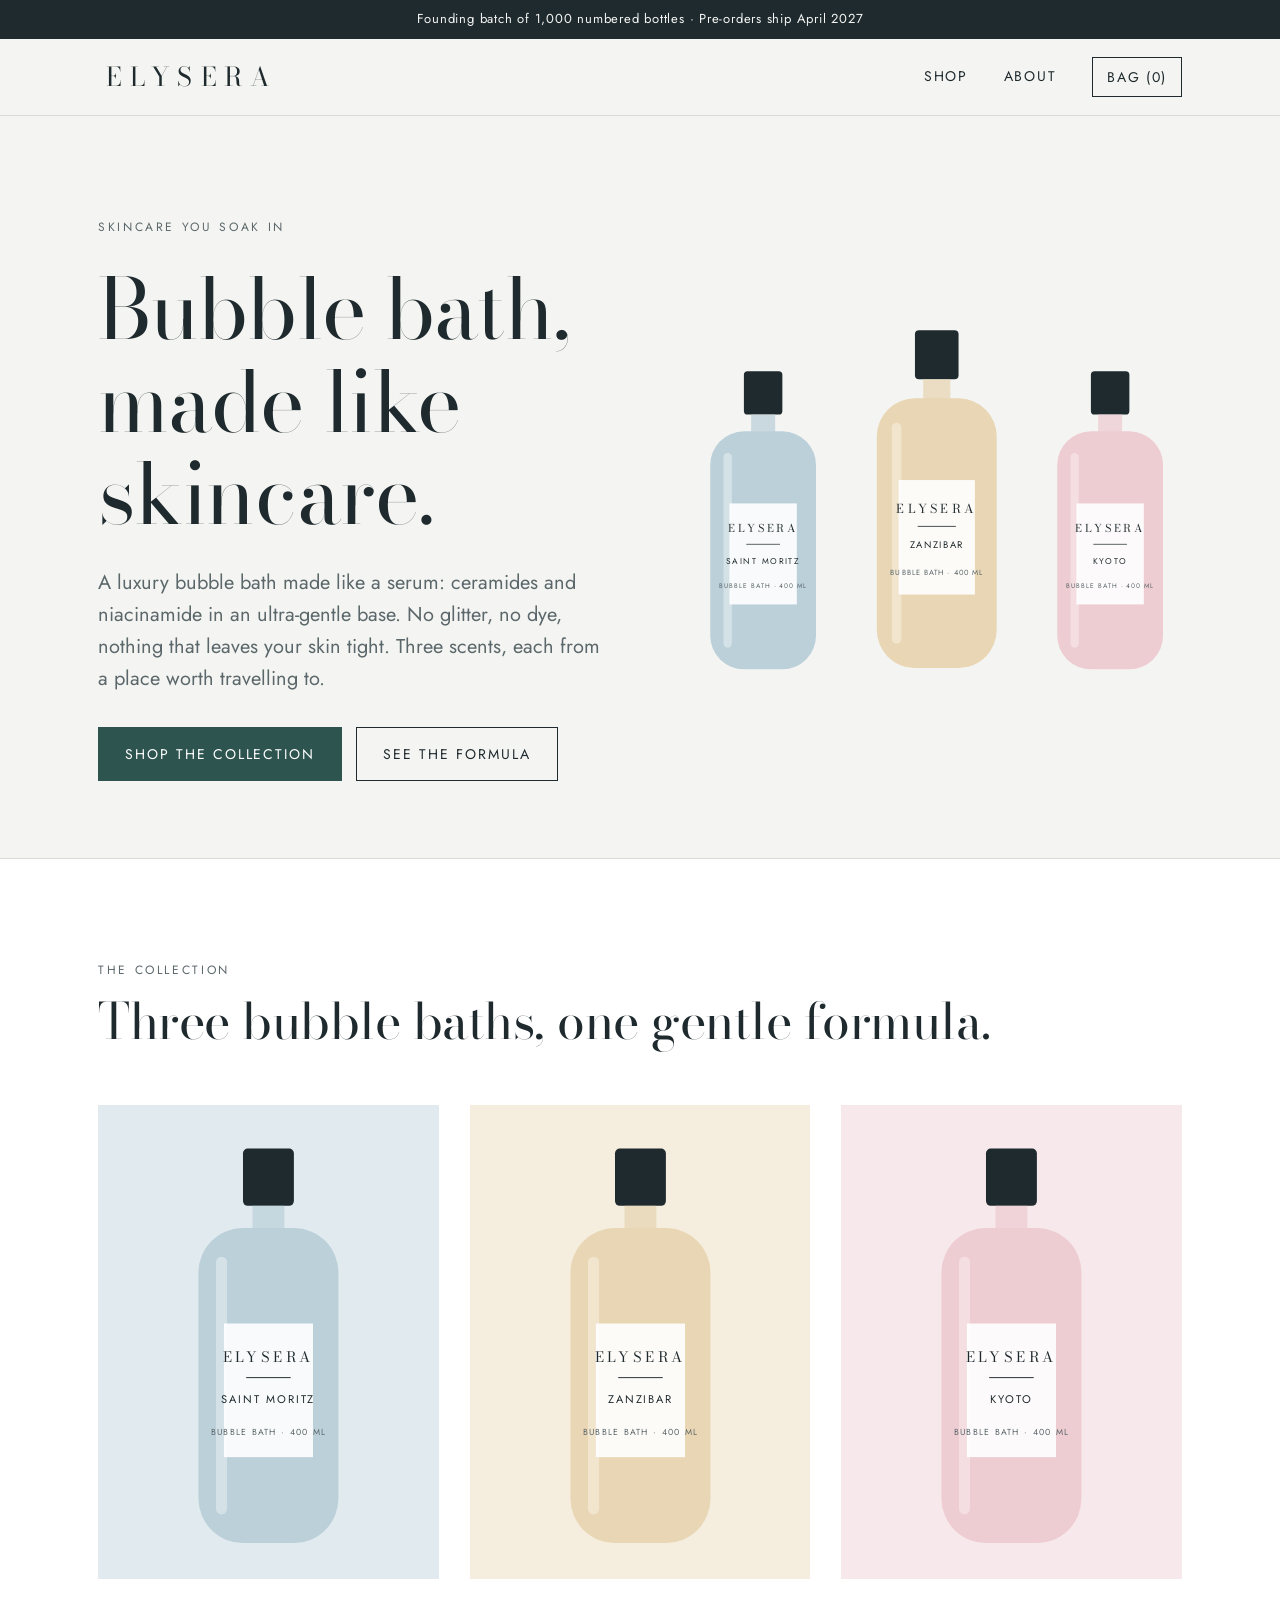
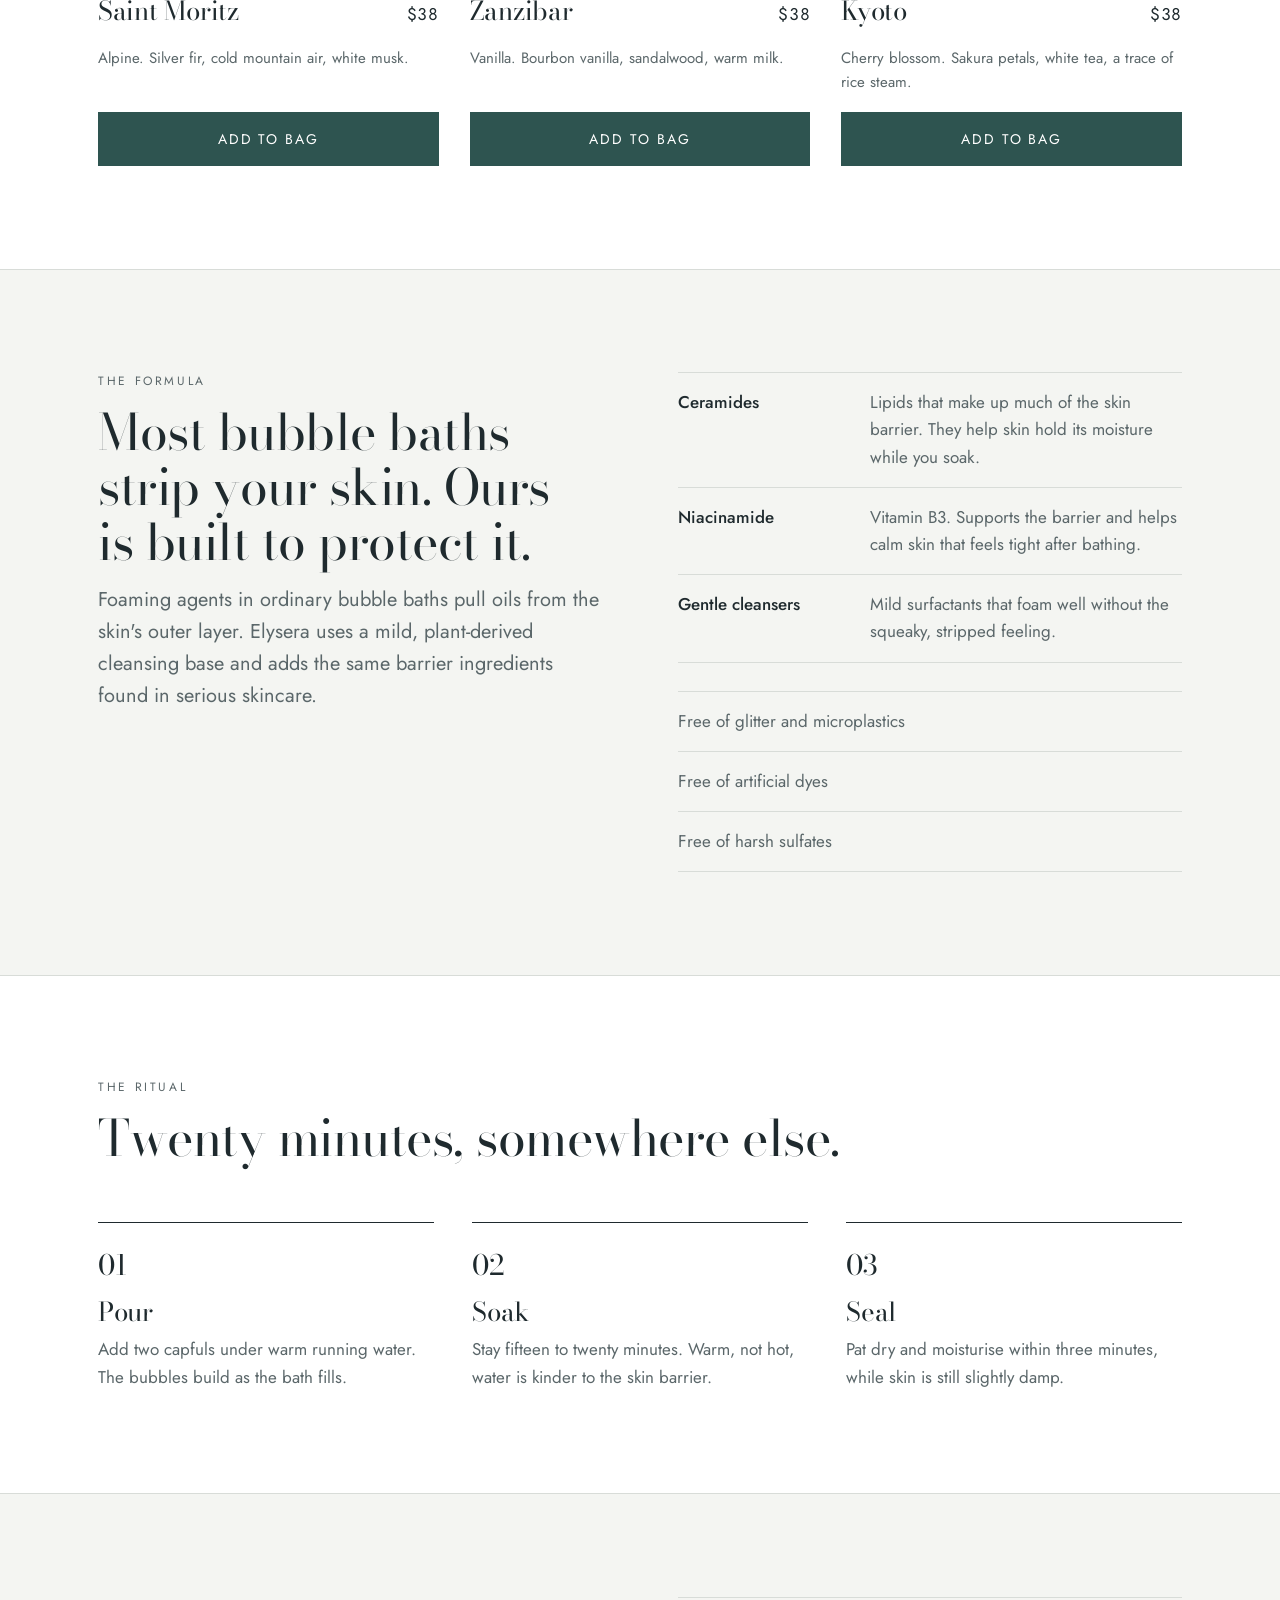
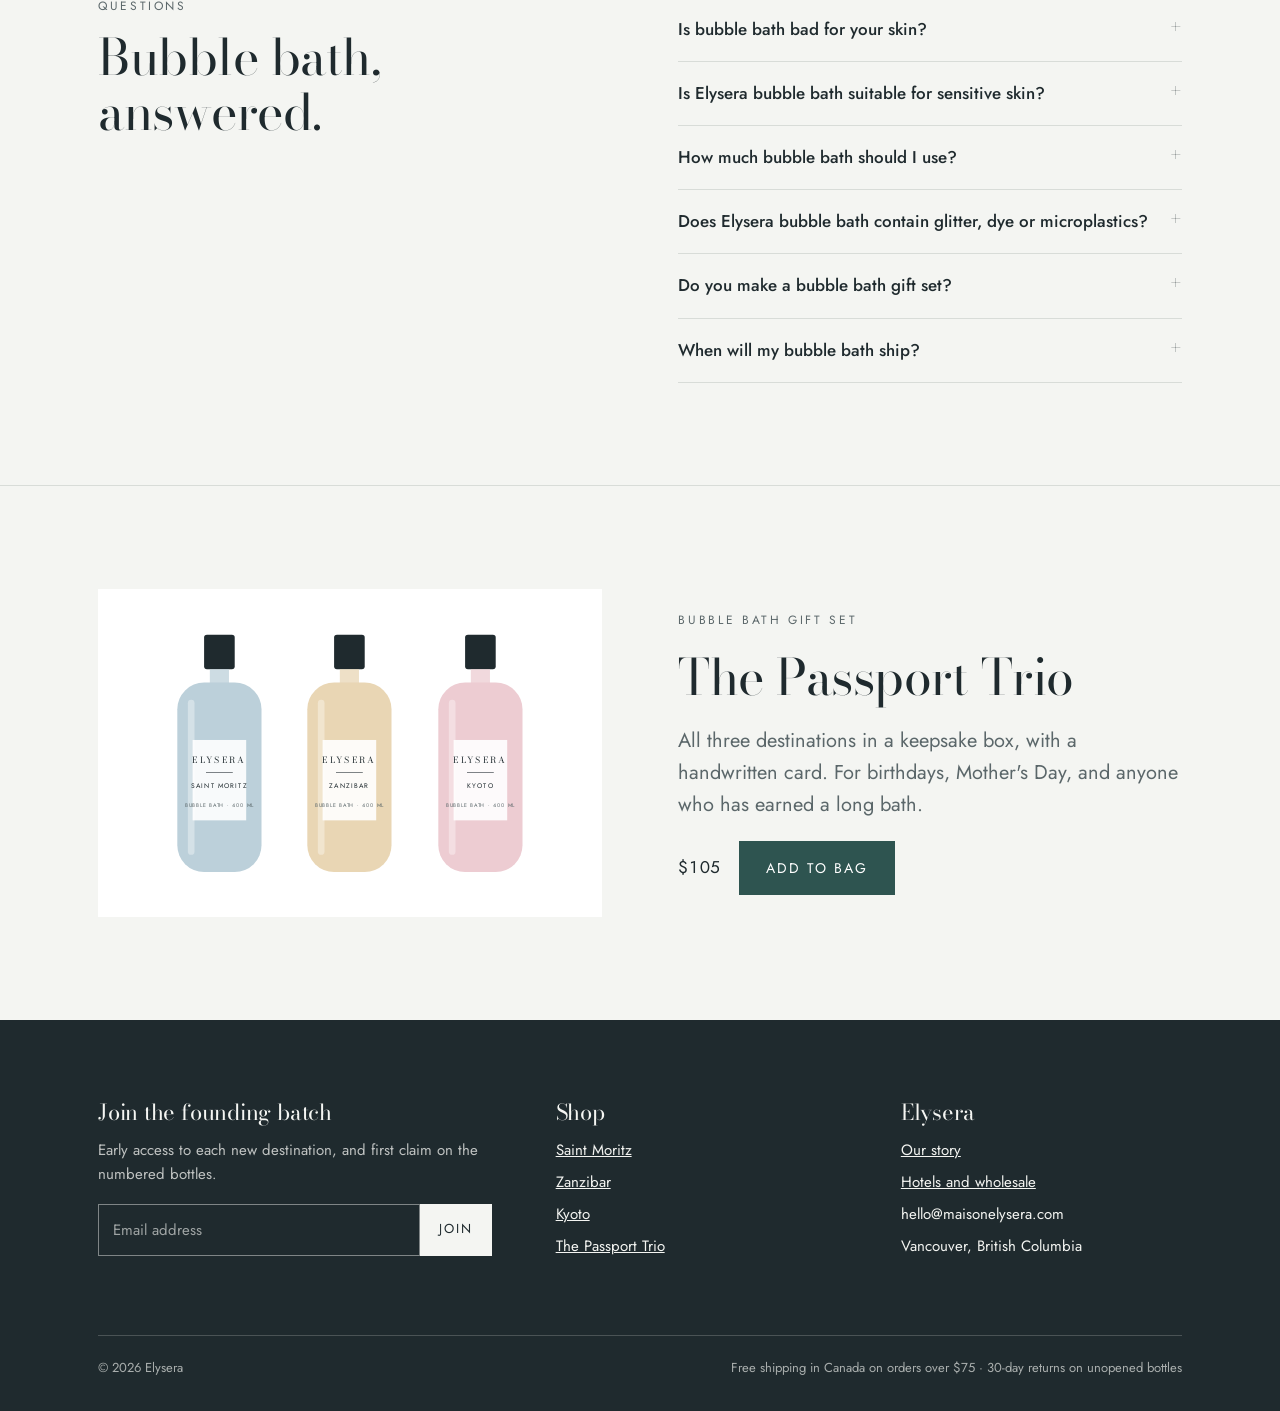
<file: index.html>
<!DOCTYPE html>
<html lang="en-CA">
<head>
<meta charset="utf-8">
<meta name="viewport" content="width=device-width, initial-scale=1">
<title>Luxury Bubble Bath with Ceramides, No Glitter | Elysera</title>
<meta name="description" content="Elysera is a luxury bubble bath made like skincare: ceramides and niacinamide in a gentle formula with no glitter and no dye. Three scents, made in Canada.">
<link rel="canonical" href="https://maisonelysera.com/">
<meta name="robots" content="index, follow">
<meta name="theme-color" content="#F4F5F2">
<link rel="icon" href="/assets/favicon.svg" type="image/svg+xml">
<meta property="og:type" content="website">
<meta property="og:site_name" content="Elysera">
<meta property="og:locale" content="en_CA">
<meta property="og:title" content="Luxury Bubble Bath with Ceramides, No Glitter | Elysera">
<meta property="og:description" content="Elysera is a luxury bubble bath made like skincare: ceramides and niacinamide in a gentle formula with no glitter and no dye. Three scents, made in Canada.">
<meta property="og:url" content="https://maisonelysera.com/">
<meta property="og:image" content="https://maisonelysera.com/assets/og-image.jpg">
<meta property="og:image:width" content="1200">
<meta property="og:image:height" content="630">
<meta property="og:image:alt" content="Elysera bubble bath bottles in Saint Moritz, Zanzibar and Kyoto scents">
<meta name="twitter:card" content="summary_large_image">
<meta name="twitter:title" content="Luxury Bubble Bath with Ceramides, No Glitter | Elysera">
<meta name="twitter:description" content="Elysera is a luxury bubble bath made like skincare: ceramides and niacinamide in a gentle formula with no glitter and no dye. Three scents, made in Canada.">
<meta name="twitter:image" content="https://maisonelysera.com/assets/og-image.jpg">
<link rel="preconnect" href="https://fonts.googleapis.com">
<link rel="preconnect" href="https://fonts.gstatic.com" crossorigin>
<link rel="stylesheet" href="https://fonts.googleapis.com/css2?family=Bodoni+Moda:opsz,wght@6..96,400;6..96,500&amp;family=Jost:wght@400;500&amp;display=swap">
<link rel="stylesheet" href="/assets/site.css">
<script type="application/ld+json">{"@context": "https://schema.org", "@type": "Organization", "name": "Elysera", "url": "https://maisonelysera.com/", "logo": "https://maisonelysera.com/assets/favicon.svg", "email": "hello@maisonelysera.com", "address": {"@type": "PostalAddress", "addressLocality": "Vancouver", "addressRegion": "BC", "addressCountry": "CA"}}</script>
<script type="application/ld+json">{"@context": "https://schema.org", "@type": "WebSite", "name": "Elysera", "url": "https://maisonelysera.com/"}</script>
<script type="application/ld+json">{"@context": "https://schema.org", "@type": "FAQPage", "mainEntity": [{"@type": "Question", "name": "Is bubble bath bad for your skin?", "acceptedAnswer": {"@type": "Answer", "text": "Many bubble baths use strong foaming agents, glitter and dyes that can leave skin feeling dry or tight after a soak. Elysera bubble bath uses mild cleansers and adds ceramides and niacinamide to help skin hold its moisture while you bathe."}}, {"@type": "Question", "name": "Is Elysera bubble bath suitable for sensitive skin?", "acceptedAnswer": {"@type": "Answer", "text": "Elysera is made without glitter, dyes or harsh sulfates, for skin that often feels dry or tight after bathing. If your skin reacts easily, check the full ingredient list and patch-test before your first bath."}}, {"@type": "Question", "name": "How much bubble bath should I use?", "acceptedAnswer": {"@type": "Answer", "text": "Pour two capfuls, about 30 ml, under warm running water. The bubbles build as the bath fills. A 400 ml bottle makes about twelve baths."}}, {"@type": "Question", "name": "Does Elysera bubble bath contain glitter, dye or microplastics?", "acceptedAnswer": {"@type": "Answer", "text": "No. Elysera bubble bath contains no glitter, no microplastics and no artificial dyes. The colour of each bath comes from the bubbles, not from additives."}}, {"@type": "Question", "name": "Do you make a bubble bath gift set?", "acceptedAnswer": {"@type": "Answer", "text": "Yes. The Passport Trio holds all three bubble baths, Saint Moritz, Zanzibar and Kyoto, in a keepsake box with a handwritten card, for $105 CAD."}}, {"@type": "Question", "name": "When will my bubble bath ship?", "acceptedAnswer": {"@type": "Answer", "text": "The founding batch of 1,000 numbered bottles ships from Vancouver, British Columbia, in April 2027."}}]}</script>
</head>
<body>

<div class="notice">Founding batch of 1,000 numbered bottles · Pre-orders ship April 2027</div>

<header class="site-header">
  <div class="wrap">
    <a class="wordmark" href="/">ELYSERA</a>
    <nav class="nav" aria-label="Main">
      <a href="/shop">Shop</a>
      <a href="/about">About</a>
      <button type="button" class="bag snipcart-checkout">Bag (<span class="snipcart-items-count">0</span>)</button>
    </nav>
  </div>
</header>

<main>
  <section class="hero">
    <div class="wrap">
      <div class="hero-copy">
        <p class="eyebrow">Skincare you soak in</p>
        <h1>Bubble bath, made like skincare.</h1>
        <p class="lede">A luxury bubble bath made like a serum: ceramides and niacinamide in an ultra-gentle base. No glitter, no dye, nothing that leaves your skin tight. Three scents, each from a place worth travelling to.</p>
        <div class="actions">
          <a class="btn" href="/shop">Shop the collection</a>
          <a class="btn ghost" href="#formula">See the formula</a>
        </div>
      </div>
      <div class="hero-art" aria-hidden="true">
        <div class="bottle" data-bottle="alpine" data-name="Saint Moritz"></div>
        <div class="bottle" data-bottle="vanilla" data-name="Zanzibar"></div>
        <div class="bottle" data-bottle="blossom" data-name="Kyoto"></div>
      </div>
    </div>
  </section>

  <section class="section paper" id="collection">
    <div class="wrap">
      <div class="section-head">
        <p class="eyebrow">The collection</p>
        <h2>Three bubble baths, one gentle formula.</h2>
      </div>
      <div class="grid-3">
        <article class="card">
          <a class="art alpine" href="/shop#saint-moritz" data-bottle="alpine" data-name="Saint Moritz" aria-label="Saint Moritz details"></a>
          <div class="card-meta"><h3>Saint Moritz</h3><span class="price">$38</span></div>
          <p class="notes">Alpine. Silver fir, cold mountain air, white musk.</p>
          <button type="button" class="btn snipcart-add-item"
            data-item-id="saint-moritz-400"
            data-item-name="Saint Moritz Bubble Bath, 400 ml"
            data-item-price="38.00"
            data-item-url="/shop"
            data-item-description="Alpine barrier-repair bubble bath. Pre-order, ships April 2027.">Add to bag</button>
        </article>
        <article class="card">
          <a class="art vanilla" href="/shop#zanzibar" data-bottle="vanilla" data-name="Zanzibar" aria-label="Zanzibar details"></a>
          <div class="card-meta"><h3>Zanzibar</h3><span class="price">$38</span></div>
          <p class="notes">Vanilla. Bourbon vanilla, sandalwood, warm milk.</p>
          <button type="button" class="btn snipcart-add-item"
            data-item-id="zanzibar-400"
            data-item-name="Zanzibar Bubble Bath, 400 ml"
            data-item-price="38.00"
            data-item-url="/shop"
            data-item-description="Vanilla barrier-repair bubble bath. Pre-order, ships April 2027.">Add to bag</button>
        </article>
        <article class="card">
          <a class="art blossom" href="/shop#kyoto" data-bottle="blossom" data-name="Kyoto" aria-label="Kyoto details"></a>
          <div class="card-meta"><h3>Kyoto</h3><span class="price">$38</span></div>
          <p class="notes">Cherry blossom. Sakura petals, white tea, a trace of rice steam.</p>
          <button type="button" class="btn snipcart-add-item"
            data-item-id="kyoto-400"
            data-item-name="Kyoto Bubble Bath, 400 ml"
            data-item-price="38.00"
            data-item-url="/shop"
            data-item-description="Cherry blossom barrier-repair bubble bath. Pre-order, ships April 2027.">Add to bag</button>
        </article>
      </div>
    </div>
  </section>

  <section class="section" id="formula">
    <div class="wrap split">
      <div class="section-head">
        <p class="eyebrow">The formula</p>
        <h2>Most bubble baths strip your skin. Ours is built to protect it.</h2>
        <p class="lede">Foaming agents in ordinary bubble baths pull oils from the skin's outer layer. Elysera uses a mild, plant-derived cleansing base and adds the same barrier ingredients found in serious skincare.</p>
      </div>
      <div>
        <ul class="list">
          <li><b>Ceramides</b><span>Lipids that make up much of the skin barrier. They help skin hold its moisture while you soak.</span></li>
          <li><b>Niacinamide</b><span>Vitamin B3. Supports the barrier and helps calm skin that feels tight after bathing.</span></li>
          <li><b>Gentle cleansers</b><span>Mild surfactants that foam well without the squeaky, stripped feeling.</span></li>
        </ul>
        <ul class="list without" style="margin-top:28px">
          <li><span>glitter and microplastics</span></li>
          <li><span>artificial dyes</span></li>
          <li><span>harsh sulfates</span></li>
        </ul>
      </div>
    </div>
  </section>

  <section class="section paper">
    <div class="wrap">
      <div class="section-head">
        <p class="eyebrow">The ritual</p>
        <h2>Twenty minutes, somewhere else.</h2>
      </div>
      <ol class="steps">
        <li><h3>Pour</h3><p>Add two capfuls under warm running water. The bubbles build as the bath fills.</p></li>
        <li><h3>Soak</h3><p>Stay fifteen to twenty minutes. Warm, not hot, water is kinder to the skin barrier.</p></li>
        <li><h3>Seal</h3><p>Pat dry and moisturise within three minutes, while skin is still slightly damp.</p></li>
      </ol>
    </div>
  </section>

  <section class="section" id="faq">
    <div class="wrap split">
      <div class="section-head">
        <p class="eyebrow">Questions</p>
        <h2>Bubble bath, answered.</h2>
      </div>
      <div class="faq">
        <details><summary>Is bubble bath bad for your skin?</summary><p>Many bubble baths use strong foaming agents, glitter and dyes that can leave skin feeling dry or tight after a soak. Elysera bubble bath uses mild cleansers and adds ceramides and niacinamide to help skin hold its moisture while you bathe.</p></details>
        <details><summary>Is Elysera bubble bath suitable for sensitive skin?</summary><p>Elysera is made without glitter, dyes or harsh sulfates, for skin that often feels dry or tight after bathing. If your skin reacts easily, check the full ingredient list and patch-test before your first bath.</p></details>
        <details><summary>How much bubble bath should I use?</summary><p>Pour two capfuls, about 30 ml, under warm running water. The bubbles build as the bath fills. A 400 ml bottle makes about twelve baths.</p></details>
        <details><summary>Does Elysera bubble bath contain glitter, dye or microplastics?</summary><p>No. Elysera bubble bath contains no glitter, no microplastics and no artificial dyes. The colour of each bath comes from the bubbles, not from additives.</p></details>
        <details><summary>Do you make a bubble bath gift set?</summary><p>Yes. The Passport Trio holds all three bubble baths, Saint Moritz, Zanzibar and Kyoto, in a keepsake box with a handwritten card, for $105 CAD.</p></details>
        <details><summary>When will my bubble bath ship?</summary><p>The founding batch of 1,000 numbered bottles ships from Vancouver, British Columbia, in April 2027.</p></details>
      </div>
    </div>
  </section>
  <section class="section gift">
    <div class="wrap">
      <div class="gift-art" data-bottle="trio" aria-hidden="true"></div>
      <div class="gift-copy">
        <p class="eyebrow">Bubble bath gift set</p>
        <h2>The Passport Trio</h2>
        <p class="lede">All three destinations in a keepsake box, with a handwritten card. For birthdays, Mother's Day, and anyone who has earned a long bath.</p>
        <div class="buy">
          <span class="price">$105</span>
          <button type="button" class="btn snipcart-add-item"
            data-item-id="passport-trio"
            data-item-name="The Passport Trio, 3 × 400 ml"
            data-item-price="105.00"
            data-item-url="/shop"
            data-item-description="Saint Moritz, Zanzibar and Kyoto in a gift box. Pre-order, ships April 2027.">Add to bag</button>
        </div>
      </div>
    </div>
  </section>
</main>

<footer class="site-footer">
  <div class="wrap">
    <div class="foot-grid">
      <div>
        <h3>Join the founding batch</h3>
        <p>Early access to each new destination, and first claim on the numbered bottles.</p>
        <form class="signup" data-signup>
          <label for="email-home">Email address</label>
          <input id="email-home" type="email" name="email" placeholder="Email address" autocomplete="email">
          <button type="submit">Join</button>
        </form>
        <p class="signup-note" aria-live="polite"></p>
      </div>
      <div>
        <h3>Shop</h3>
        <ul>
          <li><a href="/shop#saint-moritz">Saint Moritz</a></li>
          <li><a href="/shop#zanzibar">Zanzibar</a></li>
          <li><a href="/shop#kyoto">Kyoto</a></li>
          <li><a href="/shop#passport-trio">The Passport Trio</a></li>
        </ul>
      </div>
      <div>
        <h3>Elysera</h3>
        <ul>
          <li><a href="/about">Our story</a></li>
          <li><a href="/about#hotels">Hotels and wholesale</a></li>
          <li>hello@maisonelysera.com</li>
          <li>Vancouver, British Columbia</li>
        </ul>
      </div>
    </div>
    <div class="legal"><span>© 2026 Elysera</span><span>Free shipping in Canada on orders over $75 · 30-day returns on unopened bottles</span></div>
  </div>
</footer>
<script src="/assets/site.js"></script>
</body>
</html>
</file>
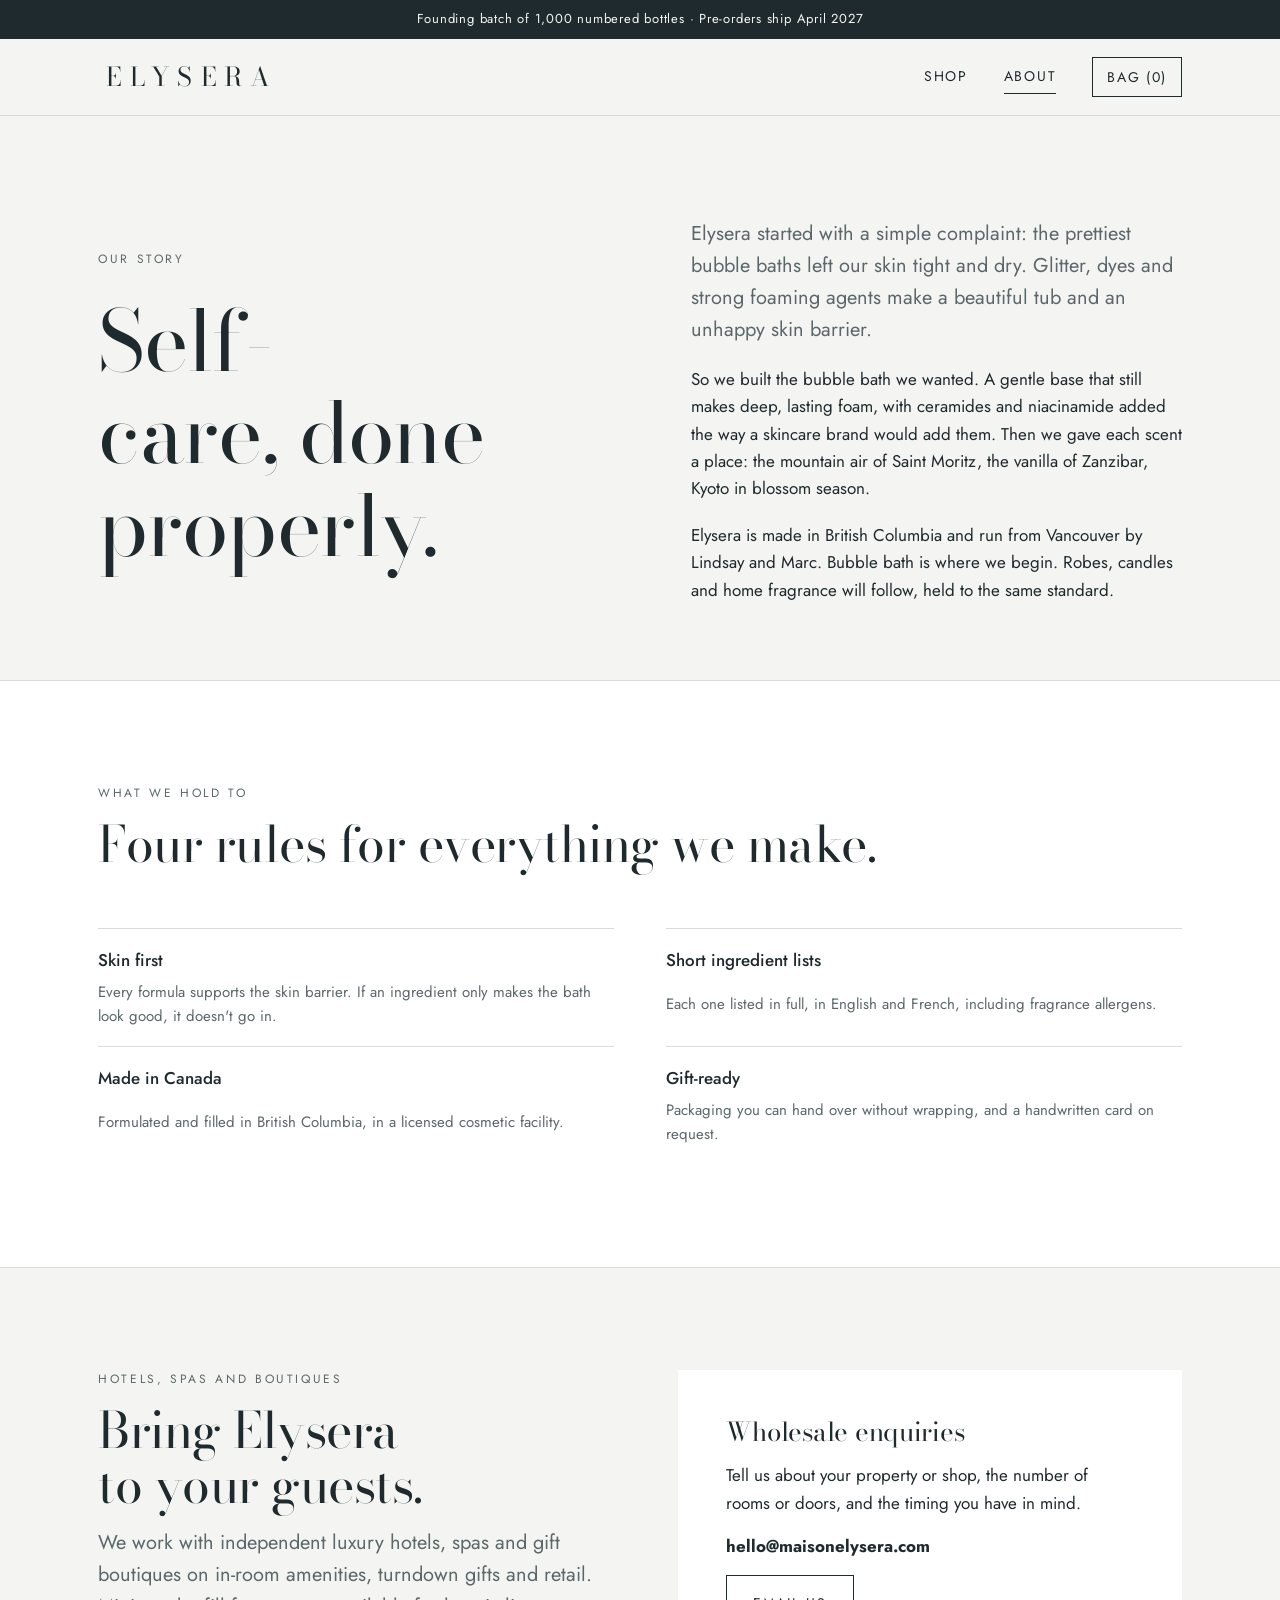
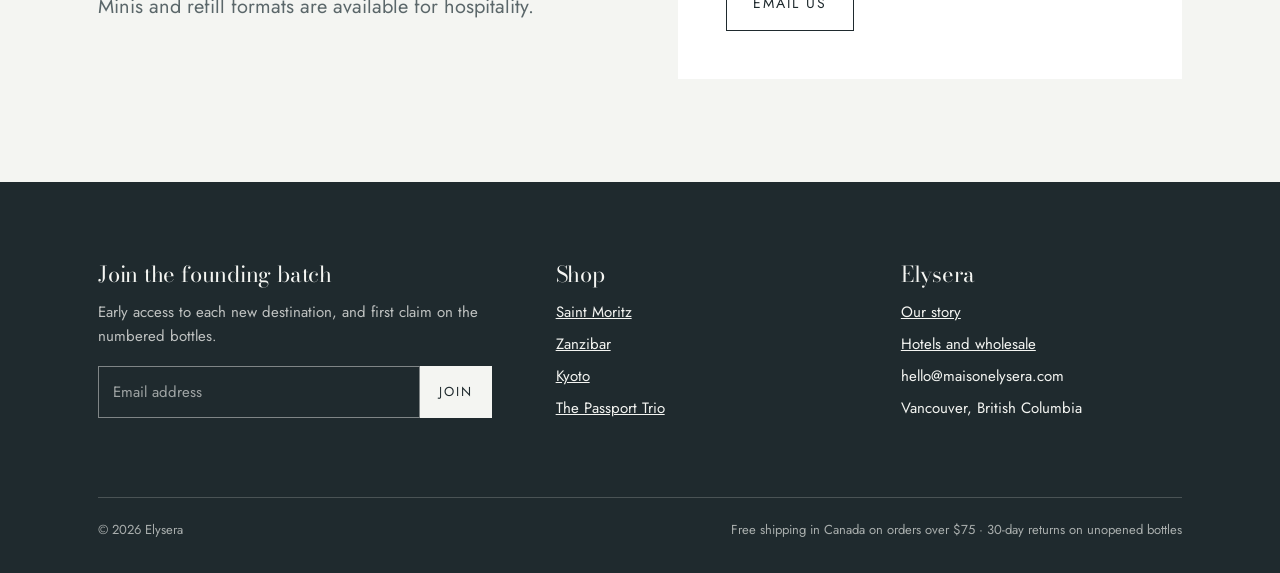
<file: about.html>
<!DOCTYPE html>
<html lang="en-CA">
<head>
<meta charset="utf-8">
<meta name="viewport" content="width=device-width, initial-scale=1">
<title>About Elysera | Canadian Luxury Bubble Bath Brand</title>
<meta name="description" content="Elysera is a Vancouver self-care brand making luxury bubble bath to skincare standards, with ceramides and niacinamide and no glitter or dye.">
<link rel="canonical" href="https://maisonelysera.com/about">
<meta name="robots" content="index, follow">
<meta name="theme-color" content="#F4F5F2">
<link rel="icon" href="/assets/favicon.svg" type="image/svg+xml">
<meta property="og:type" content="website">
<meta property="og:site_name" content="Elysera">
<meta property="og:locale" content="en_CA">
<meta property="og:title" content="About Elysera | Canadian Luxury Bubble Bath Brand">
<meta property="og:description" content="Elysera is a Vancouver self-care brand making luxury bubble bath to skincare standards, with ceramides and niacinamide and no glitter or dye.">
<meta property="og:url" content="https://maisonelysera.com/about">
<meta property="og:image" content="https://maisonelysera.com/assets/og-image.jpg">
<meta property="og:image:width" content="1200">
<meta property="og:image:height" content="630">
<meta property="og:image:alt" content="Elysera bubble bath bottles in Saint Moritz, Zanzibar and Kyoto scents">
<meta name="twitter:card" content="summary_large_image">
<meta name="twitter:title" content="About Elysera | Canadian Luxury Bubble Bath Brand">
<meta name="twitter:description" content="Elysera is a Vancouver self-care brand making luxury bubble bath to skincare standards, with ceramides and niacinamide and no glitter or dye.">
<meta name="twitter:image" content="https://maisonelysera.com/assets/og-image.jpg">
<link rel="preconnect" href="https://fonts.googleapis.com">
<link rel="preconnect" href="https://fonts.gstatic.com" crossorigin>
<link rel="stylesheet" href="https://fonts.googleapis.com/css2?family=Bodoni+Moda:opsz,wght@6..96,400;6..96,500&amp;family=Jost:wght@400;500&amp;display=swap">
<link rel="stylesheet" href="/assets/site.css">
<script type="application/ld+json">{"@context": "https://schema.org", "@type": "Organization", "name": "Elysera", "url": "https://maisonelysera.com/", "logo": "https://maisonelysera.com/assets/favicon.svg", "email": "hello@maisonelysera.com", "address": {"@type": "PostalAddress", "addressLocality": "Vancouver", "addressRegion": "BC", "addressCountry": "CA"}}</script>
<script type="application/ld+json">{"@context": "https://schema.org", "@type": "BreadcrumbList", "itemListElement": [{"@type": "ListItem", "position": 1, "name": "Home", "item": "https://maisonelysera.com/"}, {"@type": "ListItem", "position": 2, "name": "About", "item": "https://maisonelysera.com/about"}]}</script>
</head>
<body>

<div class="notice">Founding batch of 1,000 numbered bottles · Pre-orders ship April 2027</div>

<header class="site-header">
  <div class="wrap">
    <a class="wordmark" href="/">ELYSERA</a>
    <nav class="nav" aria-label="Main">
      <a href="/shop">Shop</a>
      <a href="/about" aria-current="page">About</a>
      <button type="button" class="bag snipcart-checkout">Bag (<span class="snipcart-items-count">0</span>)</button>
    </nav>
  </div>
</header>

<main>
  <section class="hero">
    <div class="wrap story">
      <div class="hero-copy">
        <p class="eyebrow">Our story</p>
        <h1>Self-care, done properly.</h1>
      </div>
      <div class="body">
        <p class="lede">Elysera started with a simple complaint: the prettiest bubble baths left our skin tight and dry. Glitter, dyes and strong foaming agents make a beautiful tub and an unhappy skin barrier.</p>
        <p>So we built the bubble bath we wanted. A gentle base that still makes deep, lasting foam, with ceramides and niacinamide added the way a skincare brand would add them. Then we gave each scent a place: the mountain air of Saint Moritz, the vanilla of Zanzibar, Kyoto in blossom season.</p>
        <p>Elysera is made in British Columbia and run from Vancouver by Lindsay and Marc. Bubble bath is where we begin. Robes, candles and home fragrance will follow, held to the same standard.</p>
      </div>
    </div>
  </section>

  <section class="section paper">
    <div class="wrap">
      <div class="section-head">
        <p class="eyebrow">What we hold to</p>
        <h2>Four rules for everything we make.</h2>
      </div>
      <ul class="pledges">
        <li><b>Skin first</b><span>Every formula supports the skin barrier. If an ingredient only makes the bath look good, it doesn't go in.</span></li>
        <li><b>Short ingredient lists</b><span>Each one listed in full, in English and French, including fragrance allergens.</span></li>
        <li><b>Made in Canada</b><span>Formulated and filled in British Columbia, in a licensed cosmetic facility.</span></li>
        <li><b>Gift-ready</b><span>Packaging you can hand over without wrapping, and a handwritten card on request.</span></li>
      </ul>
    </div>
  </section>

  <section class="section" id="hotels">
    <div class="wrap split">
      <div class="section-head">
        <p class="eyebrow">Hotels, spas and boutiques</p>
        <h2>Bring Elysera to your guests.</h2>
        <p class="lede">We work with independent luxury hotels, spas and gift boutiques on in-room amenities, turndown gifts and retail. Minis and refill formats are available for hospitality.</p>
      </div>
      <div class="contact-card">
        <h3>Wholesale enquiries</h3>
        <p>Tell us about your property or shop, the number of rooms or doors, and the timing you have in mind.</p>
        <p><b>hello@maisonelysera.com</b></p>
        <a class="btn ghost" href="mailto:hello@maisonelysera.com?subject=Wholesale%20enquiry">Email us</a>
      </div>
    </div>
  </section>
</main>

<footer class="site-footer">
  <div class="wrap">
    <div class="foot-grid">
      <div>
        <h3>Join the founding batch</h3>
        <p>Early access to each new destination, and first claim on the numbered bottles.</p>
        <form class="signup" data-signup>
          <label for="email-about">Email address</label>
          <input id="email-about" type="email" name="email" placeholder="Email address" autocomplete="email">
          <button type="submit">Join</button>
        </form>
        <p class="signup-note" aria-live="polite"></p>
      </div>
      <div>
        <h3>Shop</h3>
        <ul>
          <li><a href="/shop#saint-moritz">Saint Moritz</a></li>
          <li><a href="/shop#zanzibar">Zanzibar</a></li>
          <li><a href="/shop#kyoto">Kyoto</a></li>
          <li><a href="/shop#passport-trio">The Passport Trio</a></li>
        </ul>
      </div>
      <div>
        <h3>Elysera</h3>
        <ul>
          <li><a href="/about">Our story</a></li>
          <li><a href="#hotels">Hotels and wholesale</a></li>
          <li>hello@maisonelysera.com</li>
          <li>Vancouver, British Columbia</li>
        </ul>
      </div>
    </div>
    <div class="legal"><span>© 2026 Elysera</span><span>Free shipping in Canada on orders over $75 · 30-day returns on unopened bottles</span></div>
  </div>
</footer>
<script src="/assets/site.js"></script>
</body>
</html>
</file>
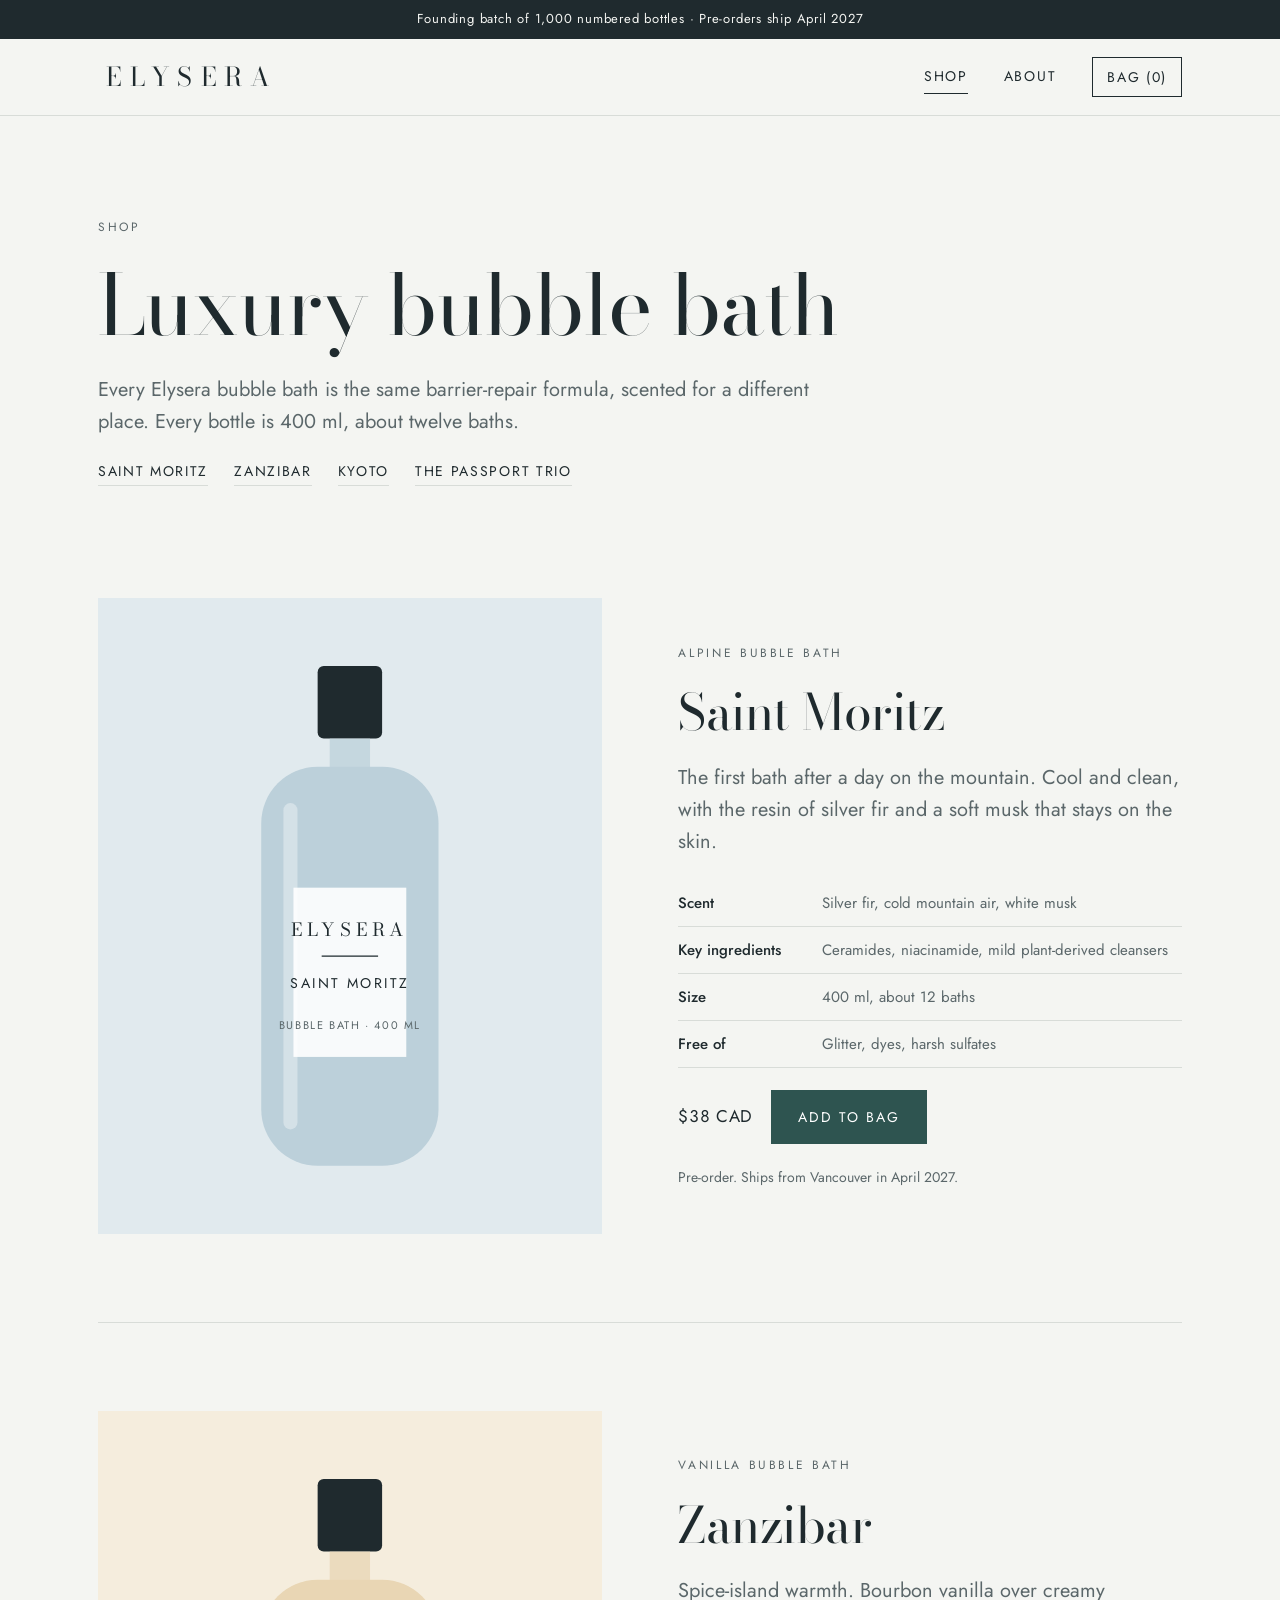
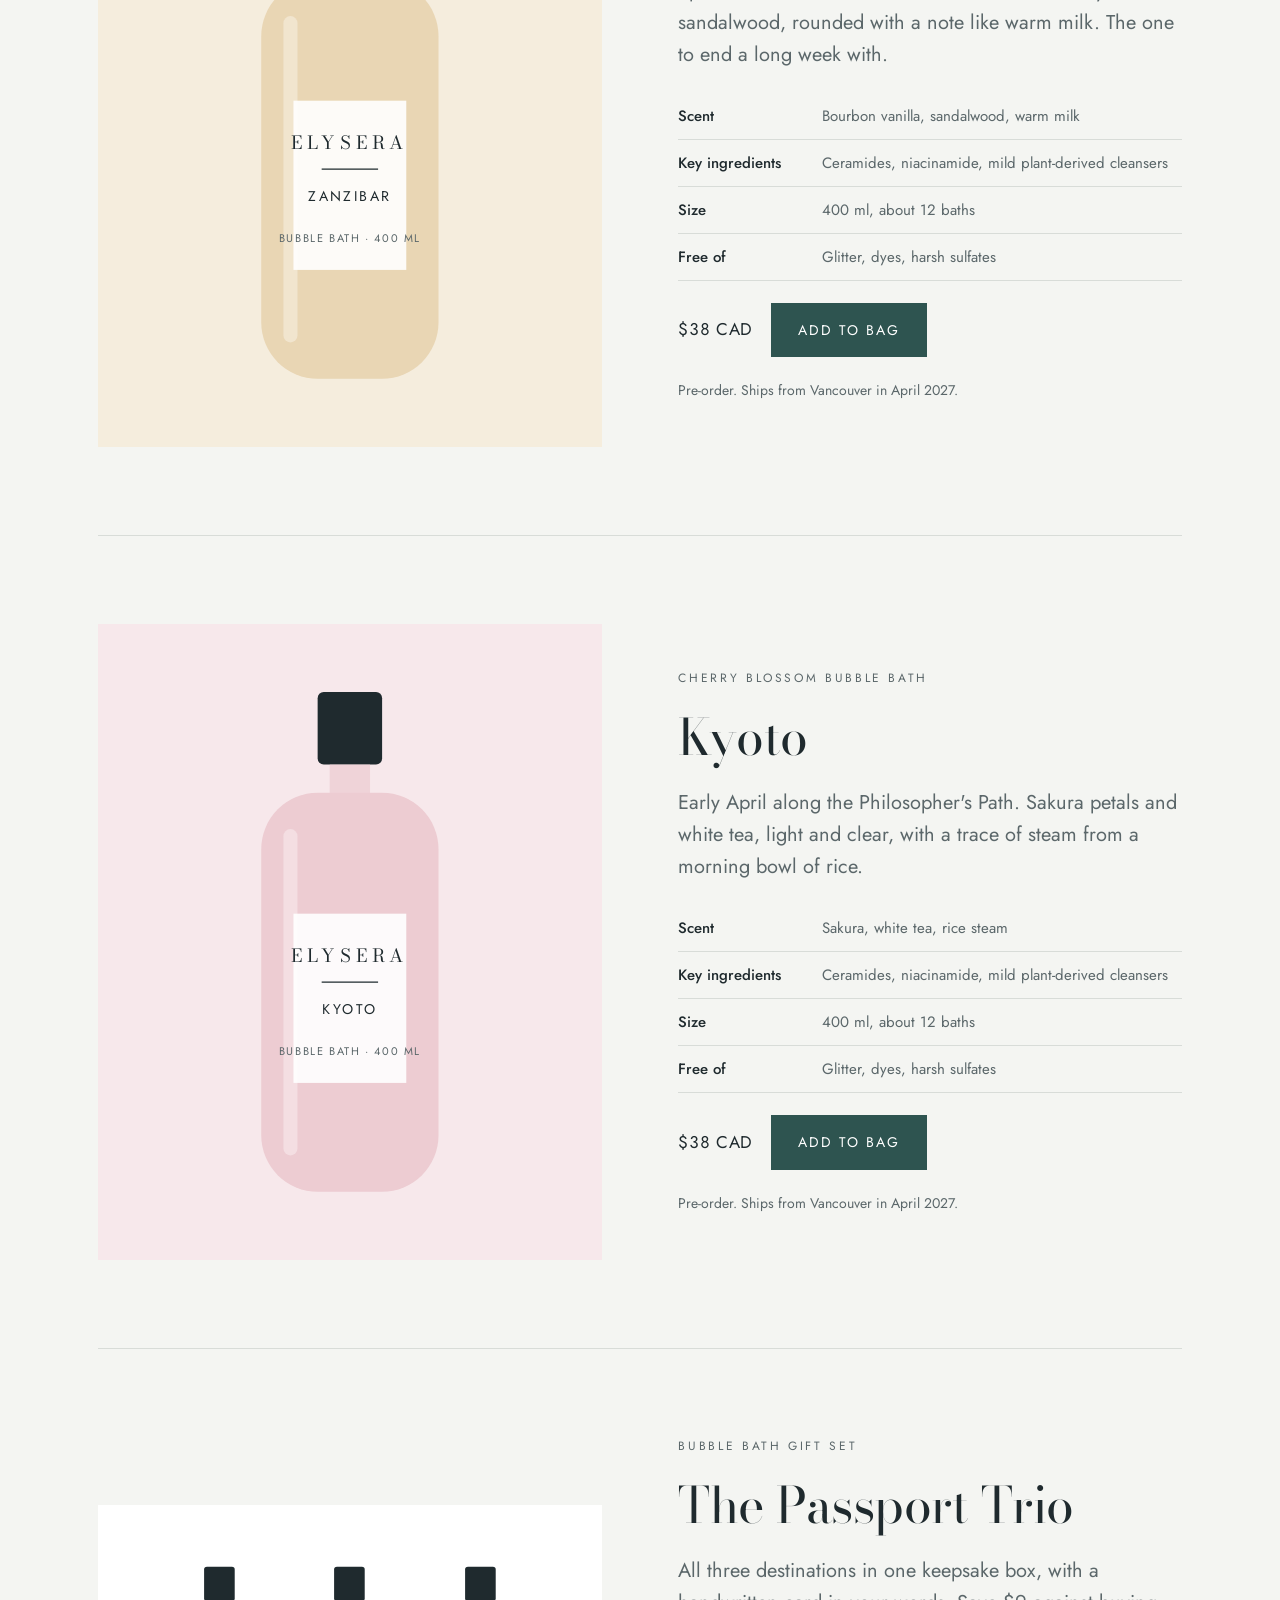
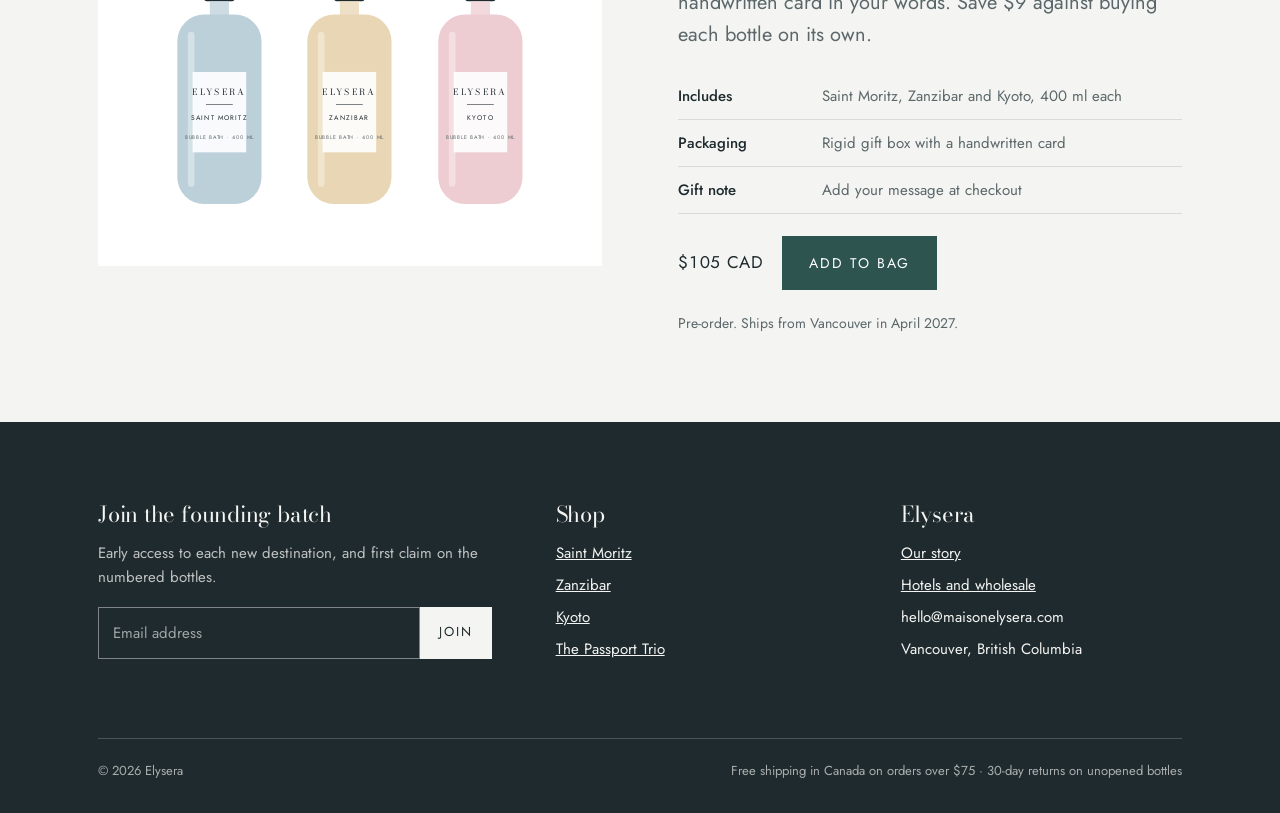
<file: shop.html>
<!DOCTYPE html>
<html lang="en-CA">
<head>
<meta charset="utf-8">
<meta name="viewport" content="width=device-width, initial-scale=1">
<title>Shop Luxury Bubble Bath: Saint Moritz, Zanzibar, Kyoto | Elysera</title>
<meta name="description" content="Shop Elysera bubble bath in three scents, plus The Passport Trio bubble bath gift set. Ceramide formula, no glitter or dye. 400 ml bottles from $38 CAD.">
<link rel="canonical" href="https://maisonelysera.com/shop">
<meta name="robots" content="index, follow">
<meta name="theme-color" content="#F4F5F2">
<link rel="icon" href="/assets/favicon.svg" type="image/svg+xml">
<meta property="og:type" content="website">
<meta property="og:site_name" content="Elysera">
<meta property="og:locale" content="en_CA">
<meta property="og:title" content="Shop Luxury Bubble Bath: Saint Moritz, Zanzibar, Kyoto | Elysera">
<meta property="og:description" content="Shop Elysera bubble bath in three scents, plus The Passport Trio bubble bath gift set. Ceramide formula, no glitter or dye. 400 ml bottles from $38 CAD.">
<meta property="og:url" content="https://maisonelysera.com/shop">
<meta property="og:image" content="https://maisonelysera.com/assets/og-image.jpg">
<meta property="og:image:width" content="1200">
<meta property="og:image:height" content="630">
<meta property="og:image:alt" content="Elysera bubble bath bottles in Saint Moritz, Zanzibar and Kyoto scents">
<meta name="twitter:card" content="summary_large_image">
<meta name="twitter:title" content="Shop Luxury Bubble Bath: Saint Moritz, Zanzibar, Kyoto | Elysera">
<meta name="twitter:description" content="Shop Elysera bubble bath in three scents, plus The Passport Trio bubble bath gift set. Ceramide formula, no glitter or dye. 400 ml bottles from $38 CAD.">
<meta name="twitter:image" content="https://maisonelysera.com/assets/og-image.jpg">
<link rel="preconnect" href="https://fonts.googleapis.com">
<link rel="preconnect" href="https://fonts.gstatic.com" crossorigin>
<link rel="stylesheet" href="https://fonts.googleapis.com/css2?family=Bodoni+Moda:opsz,wght@6..96,400;6..96,500&amp;family=Jost:wght@400;500&amp;display=swap">
<link rel="stylesheet" href="/assets/site.css">
<script type="application/ld+json">{"@context": "https://schema.org", "@type": "ItemList", "name": "Elysera bubble bath collection", "itemListElement": [{"@type": "ListItem", "position": 1, "item": {"@type": "Product", "name": "Saint Moritz Bubble Bath", "description": "Alpine barrier-repair bubble bath scented with silver fir, cold mountain air and white musk. Ceramides and niacinamide, no glitter or dye. 400 ml.", "sku": "saint-moritz-400", "image": "https://maisonelysera.com/assets/og-image.jpg", "url": "https://maisonelysera.com/shop#saint-moritz", "brand": {"@type": "Brand", "name": "Elysera"}, "category": "Bubble bath", "offers": {"@type": "Offer", "price": "38.00", "priceCurrency": "CAD", "availability": "https://schema.org/PreOrder", "url": "https://maisonelysera.com/shop#saint-moritz", "seller": {"@type": "Organization", "name": "Elysera"}}}}, {"@type": "ListItem", "position": 2, "item": {"@type": "Product", "name": "Zanzibar Bubble Bath", "description": "Vanilla barrier-repair bubble bath with bourbon vanilla, sandalwood and warm milk. Ceramides and niacinamide, no glitter or dye. 400 ml.", "sku": "zanzibar-400", "image": "https://maisonelysera.com/assets/og-image.jpg", "url": "https://maisonelysera.com/shop#zanzibar", "brand": {"@type": "Brand", "name": "Elysera"}, "category": "Bubble bath", "offers": {"@type": "Offer", "price": "38.00", "priceCurrency": "CAD", "availability": "https://schema.org/PreOrder", "url": "https://maisonelysera.com/shop#zanzibar", "seller": {"@type": "Organization", "name": "Elysera"}}}}, {"@type": "ListItem", "position": 3, "item": {"@type": "Product", "name": "Kyoto Bubble Bath", "description": "Cherry blossom barrier-repair bubble bath with sakura, white tea and rice steam. Ceramides and niacinamide, no glitter or dye. 400 ml.", "sku": "kyoto-400", "image": "https://maisonelysera.com/assets/og-image.jpg", "url": "https://maisonelysera.com/shop#kyoto", "brand": {"@type": "Brand", "name": "Elysera"}, "category": "Bubble bath", "offers": {"@type": "Offer", "price": "38.00", "priceCurrency": "CAD", "availability": "https://schema.org/PreOrder", "url": "https://maisonelysera.com/shop#kyoto", "seller": {"@type": "Organization", "name": "Elysera"}}}}, {"@type": "ListItem", "position": 4, "item": {"@type": "Product", "name": "The Passport Trio Bubble Bath Gift Set", "description": "Bubble bath gift set with Saint Moritz, Zanzibar and Kyoto, 400 ml each, in a keepsake box with a handwritten card.", "sku": "passport-trio", "image": "https://maisonelysera.com/assets/og-image.jpg", "url": "https://maisonelysera.com/shop#passport-trio", "brand": {"@type": "Brand", "name": "Elysera"}, "category": "Bubble bath", "offers": {"@type": "Offer", "price": "105.00", "priceCurrency": "CAD", "availability": "https://schema.org/PreOrder", "url": "https://maisonelysera.com/shop#passport-trio", "seller": {"@type": "Organization", "name": "Elysera"}}}}]}</script>
<script type="application/ld+json">{"@context": "https://schema.org", "@type": "BreadcrumbList", "itemListElement": [{"@type": "ListItem", "position": 1, "name": "Home", "item": "https://maisonelysera.com/"}, {"@type": "ListItem", "position": 2, "name": "Shop", "item": "https://maisonelysera.com/shop"}]}</script>
</head>
<body>

<div class="notice">Founding batch of 1,000 numbered bottles · Pre-orders ship April 2027</div>

<header class="site-header">
  <div class="wrap">
    <a class="wordmark" href="/">ELYSERA</a>
    <nav class="nav" aria-label="Main">
      <a href="/shop" aria-current="page">Shop</a>
      <a href="/about">About</a>
      <button type="button" class="bag snipcart-checkout">Bag (<span class="snipcart-items-count">0</span>)</button>
    </nav>
  </div>
</header>

<main>
  <section class="hero" style="padding-bottom:24px">
    <div class="wrap" style="display:grid;gap:22px;grid-template-columns:1fr">
      <p class="eyebrow">Shop</p>
      <h1>Luxury bubble bath</h1>
      <p class="lede">Every Elysera bubble bath is the same barrier-repair formula, scented for a different place. Every bottle is 400 ml, about twelve baths.</p>
      <nav class="jump" aria-label="Products">
        <a href="#saint-moritz">Saint Moritz</a>
        <a href="#zanzibar">Zanzibar</a>
        <a href="#kyoto">Kyoto</a>
        <a href="#passport-trio">The Passport Trio</a>
      </nav>
    </div>
  </section>

  <div class="wrap">
    <article class="product" id="saint-moritz">
      <div class="art alpine" data-bottle="alpine" data-name="Saint Moritz"></div>
      <div class="product-copy">
        <p class="eyebrow">Alpine bubble bath</p>
        <h2>Saint Moritz</h2>
        <p class="lede">The first bath after a day on the mountain. Cool and clean, with the resin of silver fir and a soft musk that stays on the skin.</p>
        <table class="specs">
          <tr><th scope="row">Scent</th><td>Silver fir, cold mountain air, white musk</td></tr>
          <tr><th scope="row">Key ingredients</th><td>Ceramides, niacinamide, mild plant-derived cleansers</td></tr>
          <tr><th scope="row">Size</th><td>400 ml, about 12 baths</td></tr>
          <tr><th scope="row">Free of</th><td>Glitter, dyes, harsh sulfates</td></tr>
        </table>
        <div class="buy">
          <span class="price">$38 CAD</span>
          <button type="button" class="btn snipcart-add-item"
            data-item-id="saint-moritz-400"
            data-item-name="Saint Moritz Bubble Bath, 400 ml"
            data-item-price="38.00"
            data-item-url="/shop"
            data-item-description="Alpine barrier-repair bubble bath. Pre-order, ships April 2027.">Add to bag</button>
        </div>
        <p class="ship-note">Pre-order. Ships from Vancouver in April 2027.</p>
      </div>
    </article>

    <article class="product" id="zanzibar">
      <div class="art vanilla" data-bottle="vanilla" data-name="Zanzibar"></div>
      <div class="product-copy">
        <p class="eyebrow">Vanilla bubble bath</p>
        <h2>Zanzibar</h2>
        <p class="lede">Spice-island warmth. Bourbon vanilla over creamy sandalwood, rounded with a note like warm milk. The one to end a long week with.</p>
        <table class="specs">
          <tr><th scope="row">Scent</th><td>Bourbon vanilla, sandalwood, warm milk</td></tr>
          <tr><th scope="row">Key ingredients</th><td>Ceramides, niacinamide, mild plant-derived cleansers</td></tr>
          <tr><th scope="row">Size</th><td>400 ml, about 12 baths</td></tr>
          <tr><th scope="row">Free of</th><td>Glitter, dyes, harsh sulfates</td></tr>
        </table>
        <div class="buy">
          <span class="price">$38 CAD</span>
          <button type="button" class="btn snipcart-add-item"
            data-item-id="zanzibar-400"
            data-item-name="Zanzibar Bubble Bath, 400 ml"
            data-item-price="38.00"
            data-item-url="/shop"
            data-item-description="Vanilla barrier-repair bubble bath. Pre-order, ships April 2027.">Add to bag</button>
        </div>
        <p class="ship-note">Pre-order. Ships from Vancouver in April 2027.</p>
      </div>
    </article>

    <article class="product" id="kyoto">
      <div class="art blossom" data-bottle="blossom" data-name="Kyoto"></div>
      <div class="product-copy">
        <p class="eyebrow">Cherry blossom bubble bath</p>
        <h2>Kyoto</h2>
        <p class="lede">Early April along the Philosopher's Path. Sakura petals and white tea, light and clear, with a trace of steam from a morning bowl of rice.</p>
        <table class="specs">
          <tr><th scope="row">Scent</th><td>Sakura, white tea, rice steam</td></tr>
          <tr><th scope="row">Key ingredients</th><td>Ceramides, niacinamide, mild plant-derived cleansers</td></tr>
          <tr><th scope="row">Size</th><td>400 ml, about 12 baths</td></tr>
          <tr><th scope="row">Free of</th><td>Glitter, dyes, harsh sulfates</td></tr>
        </table>
        <div class="buy">
          <span class="price">$38 CAD</span>
          <button type="button" class="btn snipcart-add-item"
            data-item-id="kyoto-400"
            data-item-name="Kyoto Bubble Bath, 400 ml"
            data-item-price="38.00"
            data-item-url="/shop"
            data-item-description="Cherry blossom barrier-repair bubble bath. Pre-order, ships April 2027.">Add to bag</button>
        </div>
        <p class="ship-note">Pre-order. Ships from Vancouver in April 2027.</p>
      </div>
    </article>

    <article class="product" id="passport-trio">
      <div class="art trio-bg" data-bottle="trio"></div>
      <div class="product-copy">
        <p class="eyebrow">Bubble bath gift set</p>
        <h2>The Passport Trio</h2>
        <p class="lede">All three destinations in one keepsake box, with a handwritten card in your words. Save $9 against buying each bottle on its own.</p>
        <table class="specs">
          <tr><th scope="row">Includes</th><td>Saint Moritz, Zanzibar and Kyoto, 400 ml each</td></tr>
          <tr><th scope="row">Packaging</th><td>Rigid gift box with a handwritten card</td></tr>
          <tr><th scope="row">Gift note</th><td>Add your message at checkout</td></tr>
        </table>
        <div class="buy">
          <span class="price">$105 CAD</span>
          <button type="button" class="btn snipcart-add-item"
            data-item-id="passport-trio"
            data-item-name="The Passport Trio, 3 × 400 ml"
            data-item-price="105.00"
            data-item-url="/shop"
            data-item-description="Saint Moritz, Zanzibar and Kyoto in a gift box. Pre-order, ships April 2027.">Add to bag</button>
        </div>
        <p class="ship-note">Pre-order. Ships from Vancouver in April 2027.</p>
      </div>
    </article>
  </div>
</main>

<footer class="site-footer">
  <div class="wrap">
    <div class="foot-grid">
      <div>
        <h3>Join the founding batch</h3>
        <p>Early access to each new destination, and first claim on the numbered bottles.</p>
        <form class="signup" data-signup>
          <label for="email-shop">Email address</label>
          <input id="email-shop" type="email" name="email" placeholder="Email address" autocomplete="email">
          <button type="submit">Join</button>
        </form>
        <p class="signup-note" aria-live="polite"></p>
      </div>
      <div>
        <h3>Shop</h3>
        <ul>
          <li><a href="#saint-moritz">Saint Moritz</a></li>
          <li><a href="#zanzibar">Zanzibar</a></li>
          <li><a href="#kyoto">Kyoto</a></li>
          <li><a href="#passport-trio">The Passport Trio</a></li>
        </ul>
      </div>
      <div>
        <h3>Elysera</h3>
        <ul>
          <li><a href="/about">Our story</a></li>
          <li><a href="/about#hotels">Hotels and wholesale</a></li>
          <li>hello@maisonelysera.com</li>
          <li>Vancouver, British Columbia</li>
        </ul>
      </div>
    </div>
    <div class="legal"><span>© 2026 Elysera</span><span>Free shipping in Canada on orders over $75 · 30-day returns on unopened bottles</span></div>
  </div>
</footer>
<script src="/assets/site.js"></script>
</body>
</html>
</file>
<file: assets/site.css>
/* Elysera — maisonelysera.com
   Layout idea: porcelain ground, editorial left-aligned columns, thin rules,
   each scent carries its own tone so the destination reads before the copy. */
:root {
  --ground: #F4F5F2;
  --paper: #FFFFFF;
  --ink: #1F2A2E;
  --muted: #5B676A;
  --rule: #D8DCD8;
  --accent: #2E5450;
  --accent-ink: #FFFFFF;

  --tone-alpine: #BCD0DA;
  --tone-vanilla: #E9D6B4;
  --tone-blossom: #EDCCD2;

  --display: "Bodoni Moda", Didot, "Bodoni 72", "Times New Roman", serif;
  --body: "Jost", "Helvetica Neue", Arial, sans-serif;

  --wrap: 1180px;
  --gutter: clamp(16px, 4vw, 48px);
  color-scheme: light;
}

*, *::before, *::after { box-sizing: border-box; }
html { -webkit-text-size-adjust: 100%; }
body {
  margin: 0;
  background: var(--ground);
  color: var(--ink);
  font-family: var(--body);
  font-size: 17px;
  line-height: 1.6;
  font-weight: 400;
}
img, svg { max-width: 100%; display: block; }
a { color: inherit; }
a:focus-visible, button:focus-visible, input:focus-visible, select:focus-visible {
  outline: 2px solid var(--accent);
  outline-offset: 3px;
}
h1, h2, h3 {
  font-family: var(--display);
  font-weight: 400;
  line-height: 1.1;
  margin: 0;
  text-wrap: balance;
  letter-spacing: -0.01em;
}
h1 { font-size: clamp(44px, 7vw, 84px); }
h2 { font-size: clamp(32px, 4.4vw, 50px); }
h3 { font-size: 26px; }
p { margin: 0; max-width: 62ch; }
.wrap { max-width: var(--wrap); margin: 0 auto; padding: 0 var(--gutter); }
.eyebrow {
  font-size: 12px;
  letter-spacing: 0.22em;
  text-transform: uppercase;
  color: var(--muted);
}
.lede { font-size: 20px; color: var(--muted); }

/* Announcement + header */
.notice {
  background: var(--ink);
  color: var(--ground);
  font-size: 13px;
  letter-spacing: 0.06em;
  text-align: center;
  padding: 9px var(--gutter);
}
.site-header { border-bottom: 1px solid var(--rule); background: var(--ground); position: sticky; top: 0; z-index: 20; }
.site-header .wrap { display: flex; align-items: center; justify-content: space-between; gap: 24px; min-height: 76px; }
.wordmark {
  font-family: var(--display);
  font-size: 26px;
  letter-spacing: 0.32em;
  text-decoration: none;
  padding-left: 0.32em;
}
.nav { display: flex; align-items: center; gap: clamp(14px, 3vw, 36px); font-size: 14px; letter-spacing: 0.12em; text-transform: uppercase; }
.nav a { text-decoration: none; padding: 6px 0; border-bottom: 1px solid transparent; }
.nav a:hover, .nav a[aria-current="page"] { border-bottom-color: var(--ink); }
.bag {
  font: inherit;
  letter-spacing: inherit;
  text-transform: inherit;
  background: none;
  border: 1px solid var(--ink);
  color: var(--ink);
  padding: 8px 14px;
  cursor: pointer;
}
.bag:hover { background: var(--ink); color: var(--ground); }

/* Buttons */
.btn {
  display: inline-flex;
  align-items: center;
  justify-content: center;
  gap: 10px;
  font: inherit;
  font-size: 14px;
  letter-spacing: 0.14em;
  text-transform: uppercase;
  text-decoration: none;
  padding: 15px 26px;
  border: 1px solid var(--accent);
  background: var(--accent);
  color: var(--accent-ink);
  cursor: pointer;
  transition: background-color .2s ease, color .2s ease;
}
.btn:hover { background: transparent; color: var(--accent); }
.btn.ghost { background: transparent; color: var(--ink); border-color: var(--ink); }
.btn.ghost:hover { background: var(--ink); color: var(--ground); }
.btn.added { background: var(--ink); border-color: var(--ink); color: var(--ground); }

/* Hero */
.hero { padding: clamp(48px, 8vw, 104px) 0 clamp(40px, 6vw, 80px); }
.hero .wrap { display: grid; grid-template-columns: 1.05fr 1fr; gap: clamp(32px, 6vw, 80px); align-items: center; }
.hero-copy { display: grid; gap: 26px; }
.hero-copy .actions { display: flex; flex-wrap: wrap; gap: 14px; margin-top: 6px; }
.hero-art { display: flex; justify-content: center; align-items: flex-end; gap: 4%; }
.hero-art .bottle { width: 30%; }
.hero-art .bottle:nth-child(2) { width: 34%; }

/* Sections */
.section { padding: clamp(56px, 8vw, 104px) 0; border-top: 1px solid var(--rule); }
.section-head { display: grid; gap: 14px; align-content: start; margin-bottom: clamp(32px, 5vw, 56px); }
.section.paper { background: var(--paper); }

/* Product cards */
.grid-3 { display: grid; grid-template-columns: repeat(3, 1fr); gap: clamp(16px, 2.4vw, 32px); }
.card { display: grid; gap: 18px; grid-template-rows: auto auto 1fr auto; }
.card .art { padding: 34px 22% 26px; display: flex; justify-content: center; }
.card .art.alpine { background: color-mix(in srgb, var(--tone-alpine) 45%, var(--paper)); }
.card .art.vanilla { background: color-mix(in srgb, var(--tone-vanilla) 45%, var(--paper)); }
.card .art.blossom { background: color-mix(in srgb, var(--tone-blossom) 45%, var(--paper)); }
.card-meta { display: flex; justify-content: space-between; align-items: baseline; gap: 12px; }
.price { font-variant-numeric: tabular-nums; letter-spacing: 0.04em; }
.notes { font-size: 15px; color: var(--muted); }
.card .btn { width: 100%; align-self: end; }

/* Formula */
.split { display: grid; grid-template-columns: 1fr 1fr; gap: clamp(32px, 6vw, 80px); }
.list { list-style: none; margin: 0; padding: 0; display: grid; }
.list li { padding: 16px 0; border-bottom: 1px solid var(--rule); display: grid; grid-template-columns: 11rem 1fr; gap: 16px; }
.list li:first-child { border-top: 1px solid var(--rule); }
.list b { font-weight: 500; }
.list span { color: var(--muted); }
.without li { grid-template-columns: 1fr; }
.without li span::before { content: "Free of "; }

/* Ritual */
.steps { list-style: none; margin: 0; padding: 0; display: grid; grid-template-columns: repeat(3, 1fr); gap: clamp(20px, 3vw, 40px); counter-reset: step; }
.steps li { display: grid; gap: 10px; padding-top: 20px; border-top: 1px solid var(--ink); counter-increment: step; }
.steps li::before { content: "0" counter(step); font-family: var(--display); font-size: 28px; }
.steps p { color: var(--muted); }

/* Gift band */
.gift .wrap { display: grid; grid-template-columns: 1fr 1fr; gap: clamp(32px, 6vw, 80px); align-items: center; }
.gift-art { background: var(--paper); padding: 40px 12%; }
.trio { display: flex; align-items: flex-end; justify-content: center; gap: 4%; }
.trio svg { width: 30%; }
.gift-copy { display: grid; gap: 20px; justify-items: start; }

/* Shop page */
.product { display: grid; grid-template-columns: 1fr 1fr; gap: clamp(32px, 6vw, 80px); align-items: center; padding: clamp(48px, 7vw, 88px) 0; border-top: 1px solid var(--rule); scroll-margin-top: 90px; }
.product:first-of-type { border-top: 0; }
.product .art { padding: 56px 26%; display: flex; justify-content: center; }
.product .art.alpine { background: color-mix(in srgb, var(--tone-alpine) 45%, var(--paper)); }
.product .art.vanilla { background: color-mix(in srgb, var(--tone-vanilla) 45%, var(--paper)); }
.product .art.blossom { background: color-mix(in srgb, var(--tone-blossom) 45%, var(--paper)); }
.product .art.trio-bg { background: var(--paper); padding: 56px 12%; }
.product-copy { display: grid; gap: 22px; justify-items: start; }
.specs { width: 100%; border-collapse: collapse; font-size: 15px; }
.specs th, .specs td { text-align: left; padding: 11px 0; border-bottom: 1px solid var(--rule); vertical-align: top; }
.specs th { font-weight: 500; width: 9rem; }
.specs td { color: var(--muted); }
.buy { display: flex; flex-wrap: wrap; align-items: center; gap: 18px; }
.ship-note { font-size: 14px; color: var(--muted); }
.jump { display: flex; flex-wrap: wrap; gap: 10px 26px; font-size: 14px; letter-spacing: 0.12em; text-transform: uppercase; }
.jump a { text-decoration: none; border-bottom: 1px solid var(--rule); padding-bottom: 3px; }
.jump a:hover { border-bottom-color: var(--ink); }

/* About */
.story { display: grid; grid-template-columns: 0.8fr 1.2fr; gap: clamp(32px, 6vw, 80px); }
.story .body { display: grid; gap: 20px; }
.pledges { display: grid; grid-template-columns: repeat(2, 1fr); gap: 0 clamp(24px, 4vw, 56px); list-style: none; padding: 0; margin: 0; }
.pledges li { padding: 18px 0; border-top: 1px solid var(--rule); display: grid; gap: 6px; }
.pledges b { font-weight: 500; }
.pledges span { color: var(--muted); font-size: 15px; }
.contact-card { background: var(--paper); padding: clamp(28px, 4vw, 48px); display: grid; gap: 14px; justify-items: start; }

/* Footer */
.site-footer { background: var(--ink); color: var(--ground); padding: clamp(48px, 7vw, 80px) 0 32px; }
.site-footer a { color: var(--ground); }
.foot-grid { display: grid; grid-template-columns: 1.4fr 1fr 1fr; gap: clamp(28px, 5vw, 64px); }
.foot-grid h3 { font-size: 22px; margin-bottom: 14px; }
.foot-grid ul { list-style: none; margin: 0; padding: 0; display: grid; gap: 8px; font-size: 15px; }
.foot-grid p { font-size: 15px; color: color-mix(in srgb, var(--ground) 75%, var(--ink)); }
.signup { display: flex; gap: 0; margin-top: 18px; max-width: 420px; }
.signup label { position: absolute; width: 1px; height: 1px; overflow: hidden; clip: rect(0 0 0 0); }
.signup input {
  flex: 1;
  min-width: 0;
  font: inherit;
  font-size: 15px;
  padding: 13px 14px;
  border: 1px solid color-mix(in srgb, var(--ground) 45%, var(--ink));
  background: transparent;
  color: var(--ground);
}
.signup input::placeholder { color: color-mix(in srgb, var(--ground) 60%, var(--ink)); }
.signup button { font: inherit; font-size: 13px; letter-spacing: 0.14em; text-transform: uppercase; padding: 0 18px; border: 1px solid var(--ground); background: var(--ground); color: var(--ink); cursor: pointer; }
.signup-note { margin-top: 10px; font-size: 14px; min-height: 1.4em; }
.legal { margin-top: 48px; padding-top: 22px; border-top: 1px solid color-mix(in srgb, var(--ground) 20%, var(--ink)); font-size: 13px; display: flex; flex-wrap: wrap; justify-content: space-between; gap: 12px; color: color-mix(in srgb, var(--ground) 65%, var(--ink)); }

/* Preview bag drawer (used only when Snipcart is not installed) */
.drawer-scrim { position: fixed; inset: 0; background: rgba(31, 42, 46, .35); z-index: 40; }
.drawer {
  position: fixed; top: 0; right: 0; bottom: 0; width: min(420px, 100%);
  background: var(--paper); z-index: 41; display: grid; grid-template-rows: auto 1fr auto;
  box-shadow: -12px 0 40px rgba(31, 42, 46, .12);
}
.drawer header, .drawer footer { padding: 22px 26px; border-bottom: 1px solid var(--rule); }
.drawer footer { border-top: 1px solid var(--rule); border-bottom: 0; display: grid; gap: 14px; }
.drawer header { display: flex; justify-content: space-between; align-items: center; }
.drawer h2 { font-size: 28px; }
.drawer .close { background: none; border: 0; font: inherit; font-size: 14px; letter-spacing: .12em; text-transform: uppercase; cursor: pointer; color: var(--ink); }
.drawer .items { overflow: auto; padding: 8px 26px; }
.drawer .item { display: grid; grid-template-columns: 1fr auto; gap: 6px 14px; padding: 18px 0; border-bottom: 1px solid var(--rule); }
.drawer .item .name { font-weight: 500; }
.drawer .qty { display: flex; align-items: center; gap: 10px; font-variant-numeric: tabular-nums; }
.drawer .qty button, .drawer .remove { background: none; border: 1px solid var(--rule); width: 30px; height: 30px; font: inherit; cursor: pointer; color: var(--ink); }
.drawer .remove { width: auto; border: 0; padding: 0; font-size: 13px; color: var(--muted); text-decoration: underline; justify-self: start; }
.drawer .total { display: flex; justify-content: space-between; font-size: 18px; font-variant-numeric: tabular-nums; }
.drawer .empty { padding: 30px 0; color: var(--muted); }
.drawer .msg { font-size: 14px; color: var(--muted); min-height: 1.4em; }

@media (max-width: 860px) {
  .hero .wrap, .split, .gift .wrap, .product, .story { grid-template-columns: 1fr; }
  .grid-3, .steps { grid-template-columns: 1fr; }
  .foot-grid { grid-template-columns: 1fr; }
  .pledges { grid-template-columns: 1fr; }
  .card .art { padding: 34px 30% 26px; }
  .hero-art { order: -1; max-width: 420px; }
}
@media (max-width: 560px) {
  .site-header .wrap { flex-wrap: wrap; justify-content: center; padding-top: 12px; padding-bottom: 12px; min-height: 0; gap: 10px; }
  .nav { gap: 16px; font-size: 13px; }
  .list li { grid-template-columns: 1fr; gap: 4px; }
  body { font-size: 16px; }
}
@media (prefers-reduced-motion: reduce) {
  * { transition: none !important; scroll-behavior: auto !important; }
}

/* FAQ */
.faq { display: grid; }
.faq details { border-top: 1px solid var(--rule); padding: 18px 0; }
.faq details:last-child { border-bottom: 1px solid var(--rule); }
.faq summary { cursor: pointer; font-weight: 500; list-style: none; display: flex; justify-content: space-between; gap: 16px; }
.faq summary::-webkit-details-marker { display: none; }
.faq summary::after { content: "+"; font-family: var(--display); font-size: 22px; line-height: 1; }
.faq details[open] summary::after { content: "−"; }
.faq details p { margin-top: 12px; color: var(--muted); }
</file>
